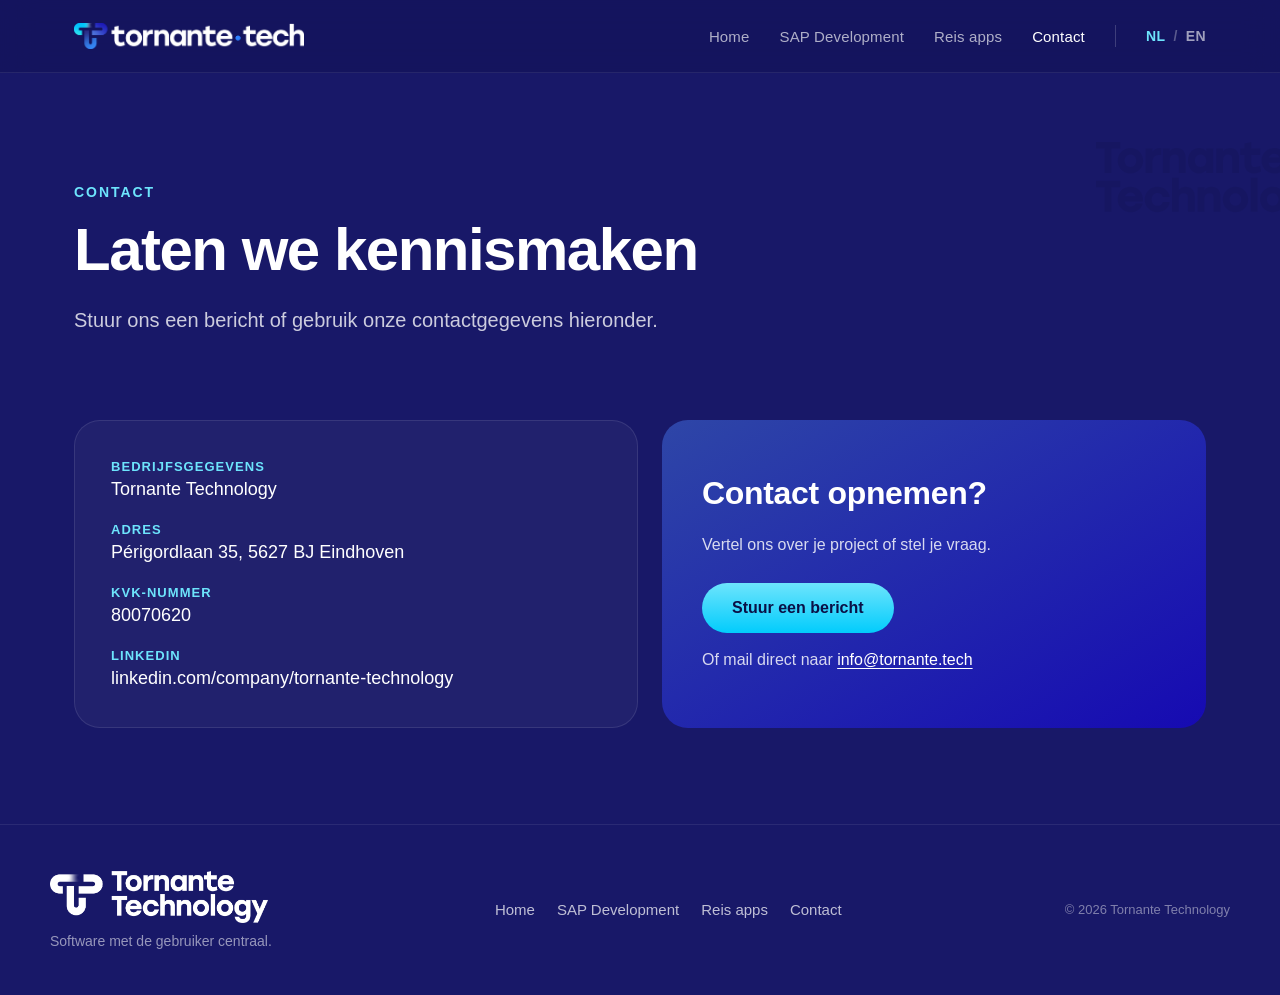
<file: contact/index.html>
<!DOCTYPE html>
<html lang="nl" data-alt-lang="en" data-alt-url="/en/contact/">
<head>
  <meta charset="utf-8">
  <meta name="viewport" content="width=device-width, initial-scale=1">
  <title>Tornante Technology — Laten we kennismaken</title>
  <meta name="description" content="Stuur ons een bericht of gebruik onze contactgegevens hieronder.">
  <link rel="icon" type="image/png" sizes="32x32" href="/assets/favicon-32.png">
  <link rel="icon" type="image/png" sizes="16x16" href="/assets/favicon-16.png">
  <link rel="apple-touch-icon" sizes="180x180" href="/assets/apple-touch-icon.png">
  <link rel="stylesheet" href="/css/site.css">
  <link rel="canonical" href="https://tornante.tech/contact/">
  <link rel="alternate" hreflang="nl" href="https://tornante.tech/contact/">
  <link rel="alternate" hreflang="en" href="https://tornante.tech/en/contact/">
  <link rel="alternate" hreflang="x-default" href="https://tornante.tech/contact/">
  <script>
    // Returning visitors keep their chosen language (stored as tt_lang).
    (function () {
      try {
        var l = localStorage.getItem("tt_lang");
        if (l !== "nl" && l !== "en") return;
        var d = document.documentElement;
        if (l !== d.getAttribute("lang")) {
          location.replace(d.getAttribute("data-alt-url"));
        }
      } catch (e) {}
    })();
  </script>
</head>
<body>

<header class="site-header">
  <div class="header-bar">
    <a href="/" class="header-logo" aria-label="Tornante Technology — Home">
      <img src="/assets/logo-white.png" alt="Tornante Technology">
    </a>
    <nav class="header-nav" aria-label="Hoofdnavigatie">
      <a href="/" class="nav-link">Home</a>
      <a href="/sap/" class="nav-link">SAP Development</a>
      <a href="/reis-apps/" class="nav-link">Reis apps</a>
      <a href="/contact/" class="nav-link is-active">Contact</a>
      <span class="header-divider"></span>
      <span class="lang-switch">
        <a href="/contact/" data-set-lang="nl" class="is-active" lang="nl" hreflang="nl">NL</a>
        <span class="sep">/</span>
        <a href="/en/contact/" data-set-lang="en" class="" lang="en" hreflang="en">EN</a>
      </span>
    </nav>
    <button class="menu-toggle" aria-label="Menu" aria-expanded="false" aria-controls="mobile-menu">
      <span></span>
      <span></span>
      <span></span>
    </button>
  </div>
  <nav class="mobile-menu" id="mobile-menu" aria-label="Mobiel menu">
    <a href="/" class="nav-link">Home</a>
    <a href="/sap/" class="nav-link">SAP Development</a>
    <a href="/reis-apps/" class="nav-link">Reis apps</a>
    <a href="/contact/" class="nav-link is-active">Contact</a>
    <span class="lang-switch">
      <a href="/contact/" data-set-lang="nl" class="is-active" lang="nl" hreflang="nl">NL</a>
      <span class="sep">/</span>
      <a href="/en/contact/" data-set-lang="en" class="" lang="en" hreflang="en">EN</a>
    </span>
  </nav>
</header>

<main>
<section class="page-hero">
  
  <img src="/assets/symbol.svg" alt="" class="hero-mark-side">
  
  <div class="page-hero-inner">
    <p class="kicker">Contact</p>
    <h1>Laten we kennismaken</h1>
    <p class="intro">Stuur ons een bericht of gebruik onze contactgegevens hieronder.</p>
  </div>
</section>

<section class="contact-section">
  <div class="contact-cols">
    <div class="contact-details">
      <div class="contact-row">
        <span class="contact-label">Bedrijfsgegevens</span>
        <span class="contact-value">Tornante Technology</span>
      </div>
      <div class="contact-row">
        <span class="contact-label">Adres</span>
        <span class="contact-value">Périgordlaan 35, 5627 BJ Eindhoven</span>
      </div>
      <div class="contact-row">
        <span class="contact-label">KvK-nummer</span>
        <span class="contact-value">80070620</span>
      </div>
      <div class="contact-row">
        <span class="contact-label">LinkedIn</span>
        <a href="https://www.linkedin.com/company/tornante-technology" class="contact-value" rel="noopener">linkedin.com/company/tornante-technology</a>
      </div>
    </div>
    <div class="contact-card">
      <h2>Contact opnemen?</h2>
      <p>Vertel ons over je project of stel je vraag.</p>
      <div class="card-action">
        <a href="mailto:info@tornante.tech" class="btn btn-primary">Stuur een bericht</a>
        <p class="card-email">Of mail direct naar <a href="mailto:info@tornante.tech">info@tornante.tech</a></p>
      </div>
    </div>
  </div>
</section>


  <footer class="site-footer">
    <div class="footer-inner">
      <div class="footer-brand">
        <img src="/assets/lockup-color.png" alt="Tornante Technology">
        <span class="footer-tagline">Software met de gebruiker centraal.</span>
      </div>
      <nav class="footer-nav" aria-label="Voetnavigatie">
        <a href="/">Home</a>
        <a href="/sap/">SAP Development</a>
        <a href="/reis-apps/">Reis apps</a>
        <a href="/contact/">Contact</a>
      </nav>
      <span class="footer-copy">© 2026 Tornante Technology</span>
    </div>
  </footer>
</main>

<script>
  (function () {
    var btn = document.querySelector(".menu-toggle");
    var menu = document.getElementById("mobile-menu");
    if (btn && menu) {
      btn.addEventListener("click", function () {
        var open = menu.classList.toggle("is-open");
        btn.setAttribute("aria-expanded", open ? "true" : "false");
      });
    }
    var links = document.querySelectorAll("[data-set-lang]");
    for (var i = 0; i < links.length; i++) {
      links[i].addEventListener("click", function () {
        try { localStorage.setItem("tt_lang", this.getAttribute("data-set-lang")); } catch (e) {}
      });
    }
  })();
</script>
</body>
</html>
</file>
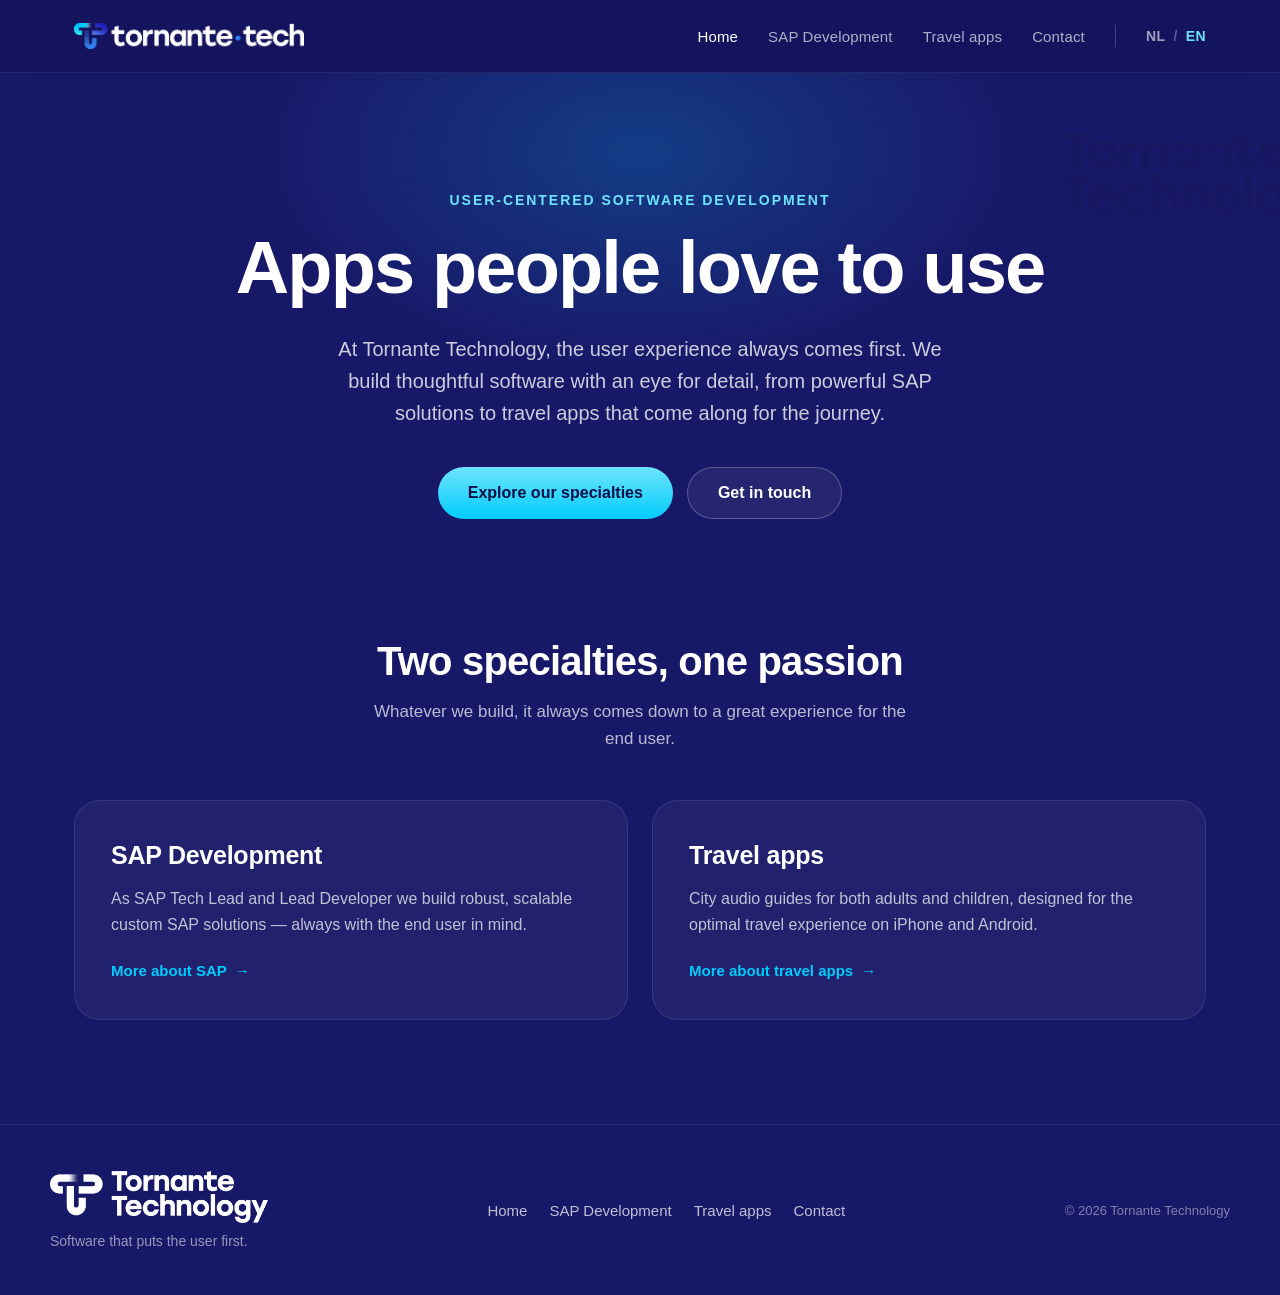
<file: en/index.html>
<!DOCTYPE html>
<html lang="en" data-alt-lang="nl" data-alt-url="/">
<head>
  <meta charset="utf-8">
  <meta name="viewport" content="width=device-width, initial-scale=1">
  <title>Tornante Technology — Apps people love to use</title>
  <meta name="description" content="At Tornante Technology, the user experience always comes first. We build thoughtful software with an eye for detail, from powerful SAP solutions to travel apps that come along for the journey.">
  <link rel="icon" type="image/png" sizes="32x32" href="/assets/favicon-32.png">
  <link rel="icon" type="image/png" sizes="16x16" href="/assets/favicon-16.png">
  <link rel="apple-touch-icon" sizes="180x180" href="/assets/apple-touch-icon.png">
  <link rel="stylesheet" href="/css/site.css">
  <link rel="canonical" href="https://tornante.tech/en/">
  <link rel="alternate" hreflang="nl" href="https://tornante.tech/">
  <link rel="alternate" hreflang="en" href="https://tornante.tech/en/">
  <link rel="alternate" hreflang="x-default" href="https://tornante.tech/">
  <script>
    // Returning visitors keep their chosen language (stored as tt_lang).
    (function () {
      try {
        var l = localStorage.getItem("tt_lang");
        if (l !== "nl" && l !== "en") return;
        var d = document.documentElement;
        if (l !== d.getAttribute("lang")) {
          location.replace(d.getAttribute("data-alt-url"));
        }
      } catch (e) {}
    })();
  </script>
</head>
<body>

<header class="site-header">
  <div class="header-bar">
    <a href="/en/" class="header-logo" aria-label="Tornante Technology — Home">
      <img src="/assets/logo-white.png" alt="Tornante Technology">
    </a>
    <nav class="header-nav" aria-label="Main navigation">
      <a href="/en/" class="nav-link is-active">Home</a>
      <a href="/en/sap/" class="nav-link">SAP Development</a>
      <a href="/en/travel/" class="nav-link">Travel apps</a>
      <a href="/en/contact/" class="nav-link">Contact</a>
      <span class="header-divider"></span>
      <span class="lang-switch">
        <a href="/" data-set-lang="nl" class="" lang="nl" hreflang="nl">NL</a>
        <span class="sep">/</span>
        <a href="/en/" data-set-lang="en" class="is-active" lang="en" hreflang="en">EN</a>
      </span>
    </nav>
    <button class="menu-toggle" aria-label="Menu" aria-expanded="false" aria-controls="mobile-menu">
      <span></span>
      <span></span>
      <span></span>
    </button>
  </div>
  <nav class="mobile-menu" id="mobile-menu" aria-label="Mobile menu">
    <a href="/en/" class="nav-link is-active">Home</a>
    <a href="/en/sap/" class="nav-link">SAP Development</a>
    <a href="/en/travel/" class="nav-link">Travel apps</a>
    <a href="/en/contact/" class="nav-link">Contact</a>
    <span class="lang-switch">
      <a href="/" data-set-lang="nl" class="" lang="nl" hreflang="nl">NL</a>
      <span class="sep">/</span>
      <a href="/en/" data-set-lang="en" class="is-active" lang="en" hreflang="en">EN</a>
    </span>
  </nav>
</header>

<main>

<section class="hero-a">
  <span class="hero-glow"></span>
  
  <img src="/assets/symbol.svg" alt="" class="hero-mark hero-mark-tr">
  <img src="/assets/symbol.svg" alt="" class="hero-mark hero-mark-bl">
  
  <div class="hero-inner">
    <p class="kicker">User-centered software development</p>
    <h1>Apps people love to use</h1>
    <p class="hero-sub">At Tornante Technology, the user experience always comes first. We build thoughtful software with an eye for detail, from powerful SAP solutions to travel apps that come along for the journey.</p>
    <div class="hero-ctas">
      <a href="#specialities" class="btn btn-primary">Explore our specialties</a>
      <a href="/en/contact/" class="btn btn-secondary">Get in touch</a>
    </div>
  </div>
</section>


<section id="specialities" class="specs">
  <h2>Two specialties, one passion</h2>
  <p class="specs-sub">Whatever we build, it always comes down to a great experience for the end user.</p>
  <div class="card-grid">
    
    <a href="/en/sap/" class="spec-card">
      <h3>SAP Development</h3>
      <p>As SAP Tech Lead and Lead Developer we build robust, scalable custom SAP solutions — always with the end user in mind.</p>
      <span class="spec-link">More about SAP <span aria-hidden="true">→</span></span>
    </a>
    
    <a href="/en/travel/" class="spec-card">
      <h3>Travel apps</h3>
      <p>City audio guides for both adults and children, designed for the optimal travel experience on iPhone and Android.</p>
      <span class="spec-link">More about travel apps <span aria-hidden="true">→</span></span>
    </a>
    
  </div>
</section>


  <footer class="site-footer">
    <div class="footer-inner">
      <div class="footer-brand">
        <img src="/assets/lockup-color.png" alt="Tornante Technology">
        <span class="footer-tagline">Software that puts the user first.</span>
      </div>
      <nav class="footer-nav" aria-label="Footer navigation">
        <a href="/en/">Home</a>
        <a href="/en/sap/">SAP Development</a>
        <a href="/en/travel/">Travel apps</a>
        <a href="/en/contact/">Contact</a>
      </nav>
      <span class="footer-copy">© 2026 Tornante Technology</span>
    </div>
  </footer>
</main>

<script>
  (function () {
    var btn = document.querySelector(".menu-toggle");
    var menu = document.getElementById("mobile-menu");
    if (btn && menu) {
      btn.addEventListener("click", function () {
        var open = menu.classList.toggle("is-open");
        btn.setAttribute("aria-expanded", open ? "true" : "false");
      });
    }
    var links = document.querySelectorAll("[data-set-lang]");
    for (var i = 0; i < links.length; i++) {
      links[i].addEventListener("click", function () {
        try { localStorage.setItem("tt_lang", this.getAttribute("data-set-lang")); } catch (e) {}
      });
    }
  })();
</script>
</body>
</html>
</file>
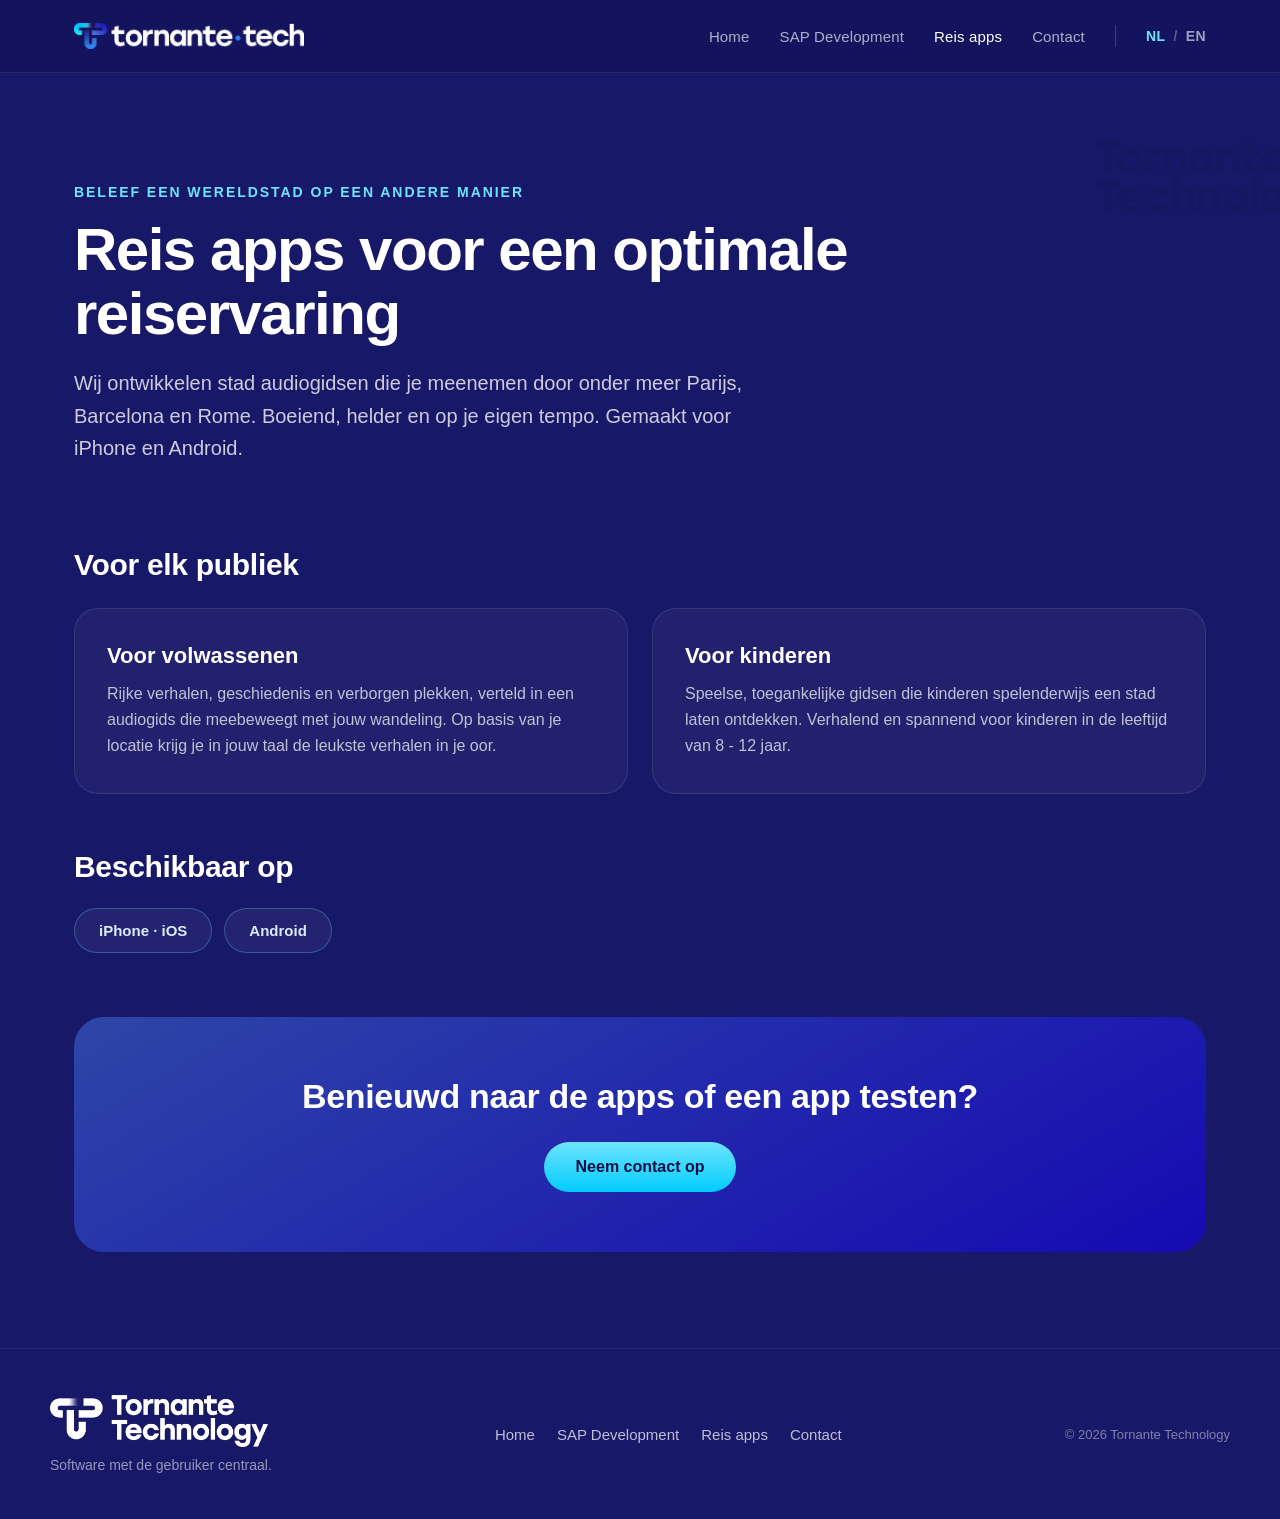
<file: reis-apps/index.html>
<!DOCTYPE html>
<html lang="nl" data-alt-lang="en" data-alt-url="/en/travel/">
<head>
  <meta charset="utf-8">
  <meta name="viewport" content="width=device-width, initial-scale=1">
  <title>Tornante Technology — Reis apps voor een optimale reiservaring</title>
  <meta name="description" content="Wij ontwikkelen stad audiogidsen die je meenemen door onder meer Parijs, Barcelona en Rome. Boeiend, helder en op je eigen tempo. Gemaakt voor iPhone en Android.">
  <link rel="icon" type="image/png" sizes="32x32" href="/assets/favicon-32.png">
  <link rel="icon" type="image/png" sizes="16x16" href="/assets/favicon-16.png">
  <link rel="apple-touch-icon" sizes="180x180" href="/assets/apple-touch-icon.png">
  <link rel="stylesheet" href="/css/site.css">
  <link rel="canonical" href="https://tornante.tech/reis-apps/">
  <link rel="alternate" hreflang="nl" href="https://tornante.tech/reis-apps/">
  <link rel="alternate" hreflang="en" href="https://tornante.tech/en/travel/">
  <link rel="alternate" hreflang="x-default" href="https://tornante.tech/reis-apps/">
  <script>
    // Returning visitors keep their chosen language (stored as tt_lang).
    (function () {
      try {
        var l = localStorage.getItem("tt_lang");
        if (l !== "nl" && l !== "en") return;
        var d = document.documentElement;
        if (l !== d.getAttribute("lang")) {
          location.replace(d.getAttribute("data-alt-url"));
        }
      } catch (e) {}
    })();
  </script>
</head>
<body>

<header class="site-header">
  <div class="header-bar">
    <a href="/" class="header-logo" aria-label="Tornante Technology — Home">
      <img src="/assets/logo-white.png" alt="Tornante Technology">
    </a>
    <nav class="header-nav" aria-label="Hoofdnavigatie">
      <a href="/" class="nav-link">Home</a>
      <a href="/sap/" class="nav-link">SAP Development</a>
      <a href="/reis-apps/" class="nav-link is-active">Reis apps</a>
      <a href="/contact/" class="nav-link">Contact</a>
      <span class="header-divider"></span>
      <span class="lang-switch">
        <a href="/reis-apps/" data-set-lang="nl" class="is-active" lang="nl" hreflang="nl">NL</a>
        <span class="sep">/</span>
        <a href="/en/travel/" data-set-lang="en" class="" lang="en" hreflang="en">EN</a>
      </span>
    </nav>
    <button class="menu-toggle" aria-label="Menu" aria-expanded="false" aria-controls="mobile-menu">
      <span></span>
      <span></span>
      <span></span>
    </button>
  </div>
  <nav class="mobile-menu" id="mobile-menu" aria-label="Mobiel menu">
    <a href="/" class="nav-link">Home</a>
    <a href="/sap/" class="nav-link">SAP Development</a>
    <a href="/reis-apps/" class="nav-link is-active">Reis apps</a>
    <a href="/contact/" class="nav-link">Contact</a>
    <span class="lang-switch">
      <a href="/reis-apps/" data-set-lang="nl" class="is-active" lang="nl" hreflang="nl">NL</a>
      <span class="sep">/</span>
      <a href="/en/travel/" data-set-lang="en" class="" lang="en" hreflang="en">EN</a>
    </span>
  </nav>
</header>

<main>

<section class="page-hero">
  
  <img src="/assets/symbol.svg" alt="" class="hero-mark-side">
  
  <div class="page-hero-inner">
    <p class="kicker">Beleef een wereldstad op een andere manier</p>
    <h1>Reis apps voor een optimale reiservaring</h1>
    <p class="intro">Wij ontwikkelen stad audiogidsen die je meenemen door onder meer Parijs, Barcelona en Rome. Boeiend, helder en op je eigen tempo. Gemaakt voor iPhone en Android.</p>
  </div>
</section>

<section class="section">
  <h2>Voor elk publiek</h2>
  <div class="card-grid">
    
    <div class="info-card">
      <h3>Voor volwassenen</h3>
      <p>Rijke verhalen, geschiedenis en verborgen plekken, verteld in een audiogids die meebeweegt met jouw wandeling. Op basis van je locatie krijg je in jouw taal de leukste verhalen in je oor.</p>
    </div>
    
    <div class="info-card">
      <h3>Voor kinderen</h3>
      <p>Speelse, toegankelijke gidsen die kinderen spelenderwijs een stad laten ontdekken. Verhalend en spannend voor kinderen in de leeftijd van 8 - 12 jaar.</p>
    </div>
    
  </div>
</section>

<section class="chips-section">
  <h2>Beschikbaar op</h2>
  <div class="chips">
    
    <span class="chip chip-strong">iPhone · iOS</span>
    
    <span class="chip chip-strong">Android</span>
    
  </div>
</section>

<section class="cta-section">
  <div class="cta-panel">
    <h2>Benieuwd naar de apps of een app testen?</h2>
    <a href="/contact/" class="btn btn-primary">Neem contact op</a>
  </div>
</section>



  <footer class="site-footer">
    <div class="footer-inner">
      <div class="footer-brand">
        <img src="/assets/lockup-color.png" alt="Tornante Technology">
        <span class="footer-tagline">Software met de gebruiker centraal.</span>
      </div>
      <nav class="footer-nav" aria-label="Voetnavigatie">
        <a href="/">Home</a>
        <a href="/sap/">SAP Development</a>
        <a href="/reis-apps/">Reis apps</a>
        <a href="/contact/">Contact</a>
      </nav>
      <span class="footer-copy">© 2026 Tornante Technology</span>
    </div>
  </footer>
</main>

<script>
  (function () {
    var btn = document.querySelector(".menu-toggle");
    var menu = document.getElementById("mobile-menu");
    if (btn && menu) {
      btn.addEventListener("click", function () {
        var open = menu.classList.toggle("is-open");
        btn.setAttribute("aria-expanded", open ? "true" : "false");
      });
    }
    var links = document.querySelectorAll("[data-set-lang]");
    for (var i = 0; i < links.length; i++) {
      links[i].addEventListener("click", function () {
        try { localStorage.setItem("tt_lang", this.getAttribute("data-set-lang")); } catch (e) {}
      });
    }
  })();
</script>
</body>
</html>
</file>
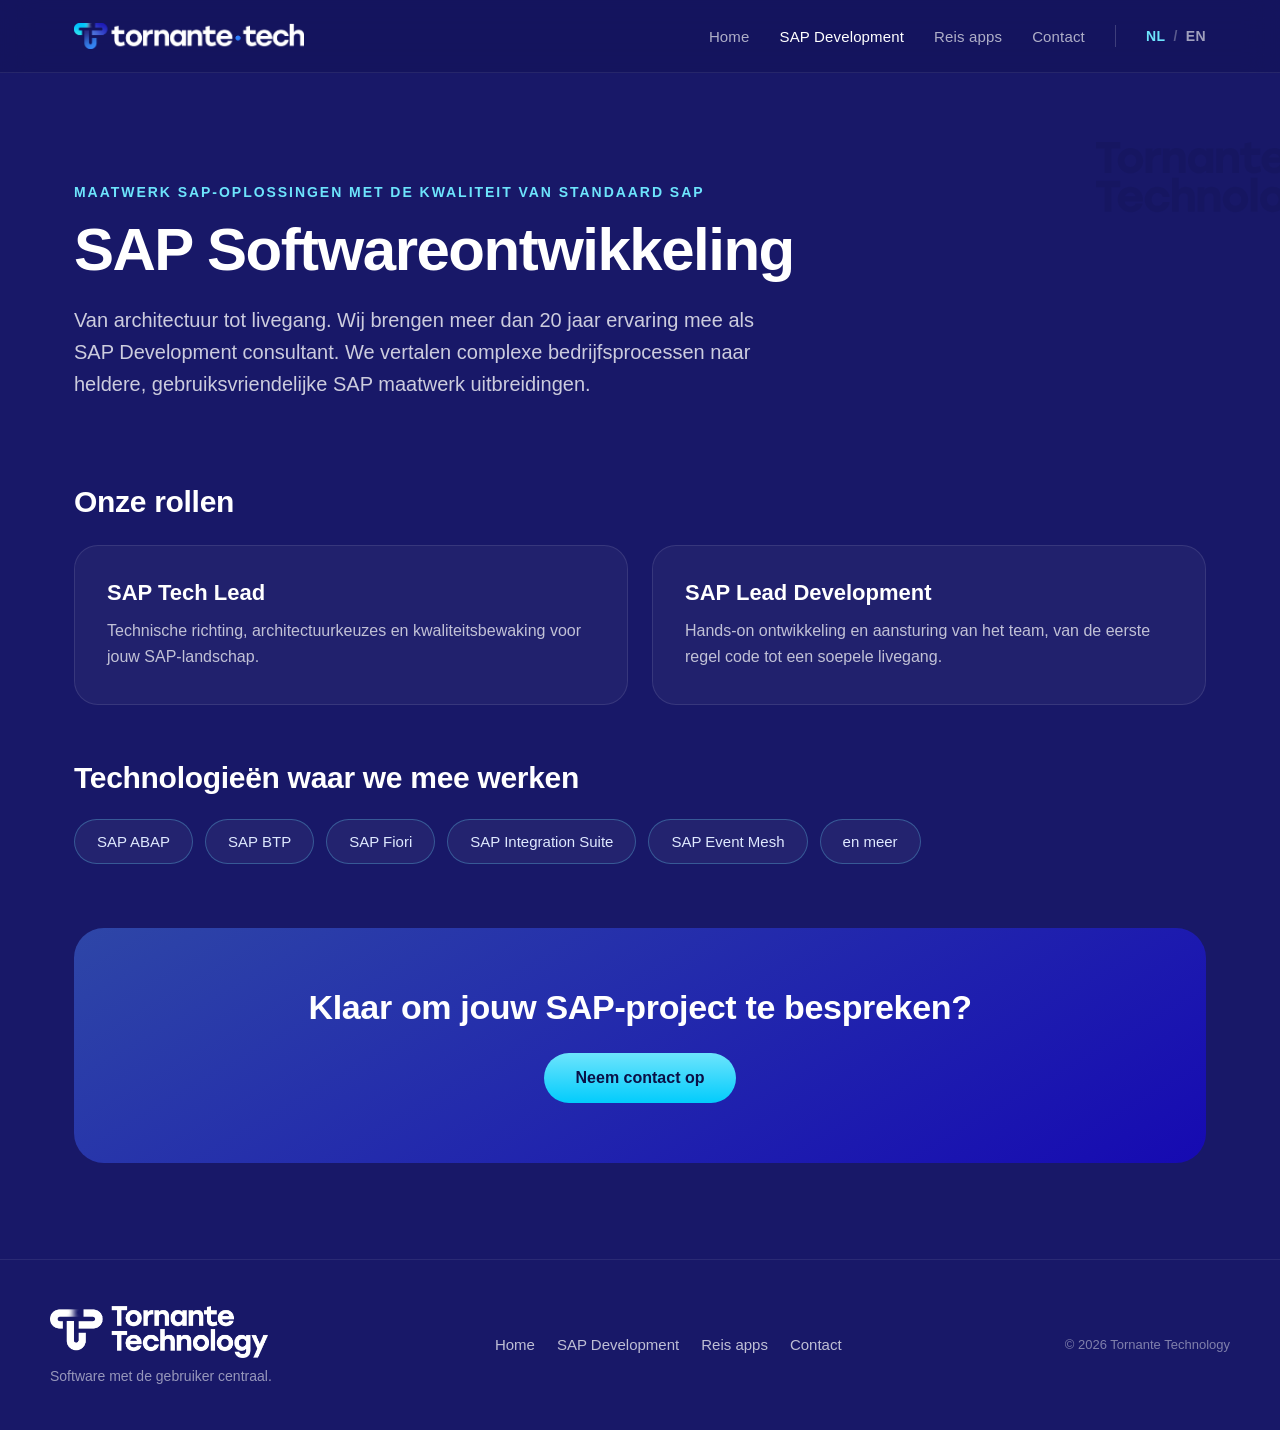
<file: sap/index.html>
<!DOCTYPE html>
<html lang="nl" data-alt-lang="en" data-alt-url="/en/sap/">
<head>
  <meta charset="utf-8">
  <meta name="viewport" content="width=device-width, initial-scale=1">
  <title>Tornante Technology — SAP Softwareontwikkeling</title>
  <meta name="description" content="Van architectuur tot livegang. Wij brengen meer dan 20 jaar ervaring mee als SAP Development consultant. We vertalen complexe bedrijfsprocessen naar heldere, gebruiksvriendelijke SAP maatwerk uitbreidingen.">
  <link rel="icon" type="image/png" sizes="32x32" href="/assets/favicon-32.png">
  <link rel="icon" type="image/png" sizes="16x16" href="/assets/favicon-16.png">
  <link rel="apple-touch-icon" sizes="180x180" href="/assets/apple-touch-icon.png">
  <link rel="stylesheet" href="/css/site.css">
  <link rel="canonical" href="https://tornante.tech/sap/">
  <link rel="alternate" hreflang="nl" href="https://tornante.tech/sap/">
  <link rel="alternate" hreflang="en" href="https://tornante.tech/en/sap/">
  <link rel="alternate" hreflang="x-default" href="https://tornante.tech/sap/">
  <script>
    // Returning visitors keep their chosen language (stored as tt_lang).
    (function () {
      try {
        var l = localStorage.getItem("tt_lang");
        if (l !== "nl" && l !== "en") return;
        var d = document.documentElement;
        if (l !== d.getAttribute("lang")) {
          location.replace(d.getAttribute("data-alt-url"));
        }
      } catch (e) {}
    })();
  </script>
</head>
<body>

<header class="site-header">
  <div class="header-bar">
    <a href="/" class="header-logo" aria-label="Tornante Technology — Home">
      <img src="/assets/logo-white.png" alt="Tornante Technology">
    </a>
    <nav class="header-nav" aria-label="Hoofdnavigatie">
      <a href="/" class="nav-link">Home</a>
      <a href="/sap/" class="nav-link is-active">SAP Development</a>
      <a href="/reis-apps/" class="nav-link">Reis apps</a>
      <a href="/contact/" class="nav-link">Contact</a>
      <span class="header-divider"></span>
      <span class="lang-switch">
        <a href="/sap/" data-set-lang="nl" class="is-active" lang="nl" hreflang="nl">NL</a>
        <span class="sep">/</span>
        <a href="/en/sap/" data-set-lang="en" class="" lang="en" hreflang="en">EN</a>
      </span>
    </nav>
    <button class="menu-toggle" aria-label="Menu" aria-expanded="false" aria-controls="mobile-menu">
      <span></span>
      <span></span>
      <span></span>
    </button>
  </div>
  <nav class="mobile-menu" id="mobile-menu" aria-label="Mobiel menu">
    <a href="/" class="nav-link">Home</a>
    <a href="/sap/" class="nav-link is-active">SAP Development</a>
    <a href="/reis-apps/" class="nav-link">Reis apps</a>
    <a href="/contact/" class="nav-link">Contact</a>
    <span class="lang-switch">
      <a href="/sap/" data-set-lang="nl" class="is-active" lang="nl" hreflang="nl">NL</a>
      <span class="sep">/</span>
      <a href="/en/sap/" data-set-lang="en" class="" lang="en" hreflang="en">EN</a>
    </span>
  </nav>
</header>

<main>

<section class="page-hero">
  
  <img src="/assets/symbol.svg" alt="" class="hero-mark-side">
  
  <div class="page-hero-inner">
    <p class="kicker">Maatwerk SAP-oplossingen met de kwaliteit van standaard SAP</p>
    <h1>SAP Softwareontwikkeling</h1>
    <p class="intro">Van architectuur tot livegang. Wij brengen meer dan 20 jaar ervaring mee als SAP Development consultant. We vertalen complexe bedrijfsprocessen naar heldere, gebruiksvriendelijke SAP maatwerk uitbreidingen.</p>
  </div>
</section>

<section class="section">
  <h2>Onze rollen</h2>
  <div class="card-grid">
    
    <div class="info-card">
      <h3>SAP Tech Lead</h3>
      <p>Technische richting, architectuurkeuzes en kwaliteitsbewaking voor jouw SAP-landschap.</p>
    </div>
    
    <div class="info-card">
      <h3>SAP Lead Development</h3>
      <p>Hands-on ontwikkeling en aansturing van het team, van de eerste regel code tot een soepele livegang.</p>
    </div>
    
  </div>
</section>

<section class="chips-section">
  <h2>Technologieën waar we mee werken</h2>
  <div class="chips">
    
    <span class="chip">SAP ABAP</span>
    
    <span class="chip">SAP BTP</span>
    
    <span class="chip">SAP Fiori</span>
    
    <span class="chip">SAP Integration Suite</span>
    
    <span class="chip">SAP Event Mesh</span>
    
    <span class="chip">en meer</span>
    
  </div>
</section>

<section class="cta-section">
  <div class="cta-panel">
    <h2>Klaar om jouw SAP-project te bespreken?</h2>
    <a href="/contact/" class="btn btn-primary">Neem contact op</a>
  </div>
</section>



  <footer class="site-footer">
    <div class="footer-inner">
      <div class="footer-brand">
        <img src="/assets/lockup-color.png" alt="Tornante Technology">
        <span class="footer-tagline">Software met de gebruiker centraal.</span>
      </div>
      <nav class="footer-nav" aria-label="Voetnavigatie">
        <a href="/">Home</a>
        <a href="/sap/">SAP Development</a>
        <a href="/reis-apps/">Reis apps</a>
        <a href="/contact/">Contact</a>
      </nav>
      <span class="footer-copy">© 2026 Tornante Technology</span>
    </div>
  </footer>
</main>

<script>
  (function () {
    var btn = document.querySelector(".menu-toggle");
    var menu = document.getElementById("mobile-menu");
    if (btn && menu) {
      btn.addEventListener("click", function () {
        var open = menu.classList.toggle("is-open");
        btn.setAttribute("aria-expanded", open ? "true" : "false");
      });
    }
    var links = document.querySelectorAll("[data-set-lang]");
    for (var i = 0; i < links.length; i++) {
      links[i].addEventListener("click", function () {
        try { localStorage.setItem("tt_lang", this.getAttribute("data-set-lang")); } catch (e) {}
      });
    }
  })();
</script>
</body>
</html>
</file>
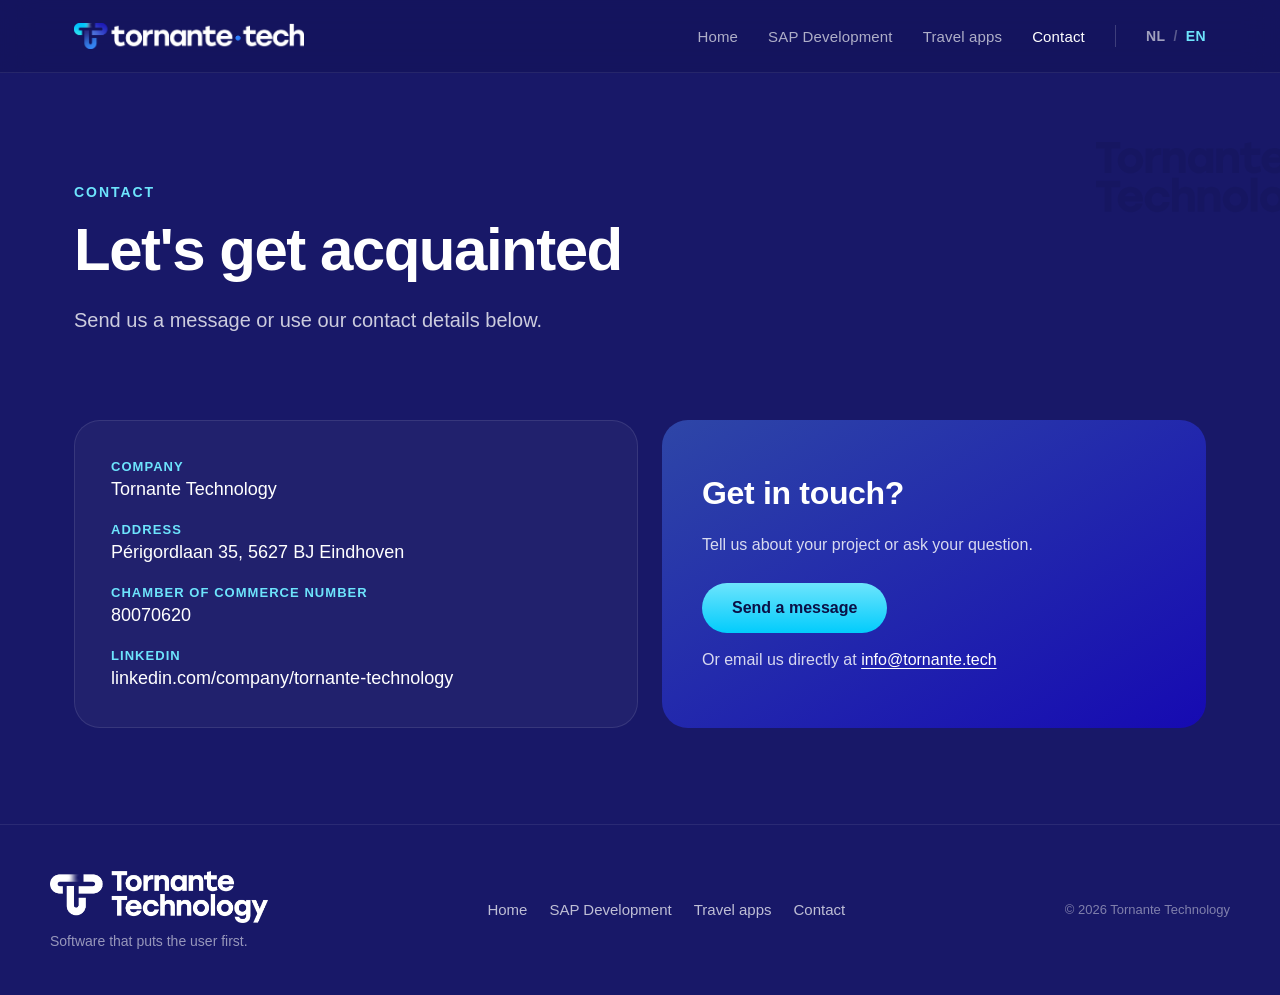
<file: en/contact/index.html>
<!DOCTYPE html>
<html lang="en" data-alt-lang="nl" data-alt-url="/contact/">
<head>
  <meta charset="utf-8">
  <meta name="viewport" content="width=device-width, initial-scale=1">
  <title>Tornante Technology — Let&amp;#39;s get acquainted</title>
  <meta name="description" content="Send us a message or use our contact details below.">
  <link rel="icon" type="image/png" sizes="32x32" href="/assets/favicon-32.png">
  <link rel="icon" type="image/png" sizes="16x16" href="/assets/favicon-16.png">
  <link rel="apple-touch-icon" sizes="180x180" href="/assets/apple-touch-icon.png">
  <link rel="stylesheet" href="/css/site.css">
  <link rel="canonical" href="https://tornante.tech/en/contact/">
  <link rel="alternate" hreflang="nl" href="https://tornante.tech/contact/">
  <link rel="alternate" hreflang="en" href="https://tornante.tech/en/contact/">
  <link rel="alternate" hreflang="x-default" href="https://tornante.tech/contact/">
  <script>
    // Returning visitors keep their chosen language (stored as tt_lang).
    (function () {
      try {
        var l = localStorage.getItem("tt_lang");
        if (l !== "nl" && l !== "en") return;
        var d = document.documentElement;
        if (l !== d.getAttribute("lang")) {
          location.replace(d.getAttribute("data-alt-url"));
        }
      } catch (e) {}
    })();
  </script>
</head>
<body>

<header class="site-header">
  <div class="header-bar">
    <a href="/en/" class="header-logo" aria-label="Tornante Technology — Home">
      <img src="/assets/logo-white.png" alt="Tornante Technology">
    </a>
    <nav class="header-nav" aria-label="Main navigation">
      <a href="/en/" class="nav-link">Home</a>
      <a href="/en/sap/" class="nav-link">SAP Development</a>
      <a href="/en/travel/" class="nav-link">Travel apps</a>
      <a href="/en/contact/" class="nav-link is-active">Contact</a>
      <span class="header-divider"></span>
      <span class="lang-switch">
        <a href="/contact/" data-set-lang="nl" class="" lang="nl" hreflang="nl">NL</a>
        <span class="sep">/</span>
        <a href="/en/contact/" data-set-lang="en" class="is-active" lang="en" hreflang="en">EN</a>
      </span>
    </nav>
    <button class="menu-toggle" aria-label="Menu" aria-expanded="false" aria-controls="mobile-menu">
      <span></span>
      <span></span>
      <span></span>
    </button>
  </div>
  <nav class="mobile-menu" id="mobile-menu" aria-label="Mobile menu">
    <a href="/en/" class="nav-link">Home</a>
    <a href="/en/sap/" class="nav-link">SAP Development</a>
    <a href="/en/travel/" class="nav-link">Travel apps</a>
    <a href="/en/contact/" class="nav-link is-active">Contact</a>
    <span class="lang-switch">
      <a href="/contact/" data-set-lang="nl" class="" lang="nl" hreflang="nl">NL</a>
      <span class="sep">/</span>
      <a href="/en/contact/" data-set-lang="en" class="is-active" lang="en" hreflang="en">EN</a>
    </span>
  </nav>
</header>

<main>
<section class="page-hero">
  
  <img src="/assets/symbol.svg" alt="" class="hero-mark-side">
  
  <div class="page-hero-inner">
    <p class="kicker">Contact</p>
    <h1>Let&#39;s get acquainted</h1>
    <p class="intro">Send us a message or use our contact details below.</p>
  </div>
</section>

<section class="contact-section">
  <div class="contact-cols">
    <div class="contact-details">
      <div class="contact-row">
        <span class="contact-label">Company</span>
        <span class="contact-value">Tornante Technology</span>
      </div>
      <div class="contact-row">
        <span class="contact-label">Address</span>
        <span class="contact-value">Périgordlaan 35, 5627 BJ Eindhoven</span>
      </div>
      <div class="contact-row">
        <span class="contact-label">Chamber of Commerce number</span>
        <span class="contact-value">80070620</span>
      </div>
      <div class="contact-row">
        <span class="contact-label">LinkedIn</span>
        <a href="https://www.linkedin.com/company/tornante-technology" class="contact-value" rel="noopener">linkedin.com/company/tornante-technology</a>
      </div>
    </div>
    <div class="contact-card">
      <h2>Get in touch?</h2>
      <p>Tell us about your project or ask your question.</p>
      <div class="card-action">
        <a href="mailto:info@tornante.tech" class="btn btn-primary">Send a message</a>
        <p class="card-email">Or email us directly at <a href="mailto:info@tornante.tech">info@tornante.tech</a></p>
      </div>
    </div>
  </div>
</section>


  <footer class="site-footer">
    <div class="footer-inner">
      <div class="footer-brand">
        <img src="/assets/lockup-color.png" alt="Tornante Technology">
        <span class="footer-tagline">Software that puts the user first.</span>
      </div>
      <nav class="footer-nav" aria-label="Footer navigation">
        <a href="/en/">Home</a>
        <a href="/en/sap/">SAP Development</a>
        <a href="/en/travel/">Travel apps</a>
        <a href="/en/contact/">Contact</a>
      </nav>
      <span class="footer-copy">© 2026 Tornante Technology</span>
    </div>
  </footer>
</main>

<script>
  (function () {
    var btn = document.querySelector(".menu-toggle");
    var menu = document.getElementById("mobile-menu");
    if (btn && menu) {
      btn.addEventListener("click", function () {
        var open = menu.classList.toggle("is-open");
        btn.setAttribute("aria-expanded", open ? "true" : "false");
      });
    }
    var links = document.querySelectorAll("[data-set-lang]");
    for (var i = 0; i < links.length; i++) {
      links[i].addEventListener("click", function () {
        try { localStorage.setItem("tt_lang", this.getAttribute("data-set-lang")); } catch (e) {}
      });
    }
  })();
</script>
</body>
</html>
</file>
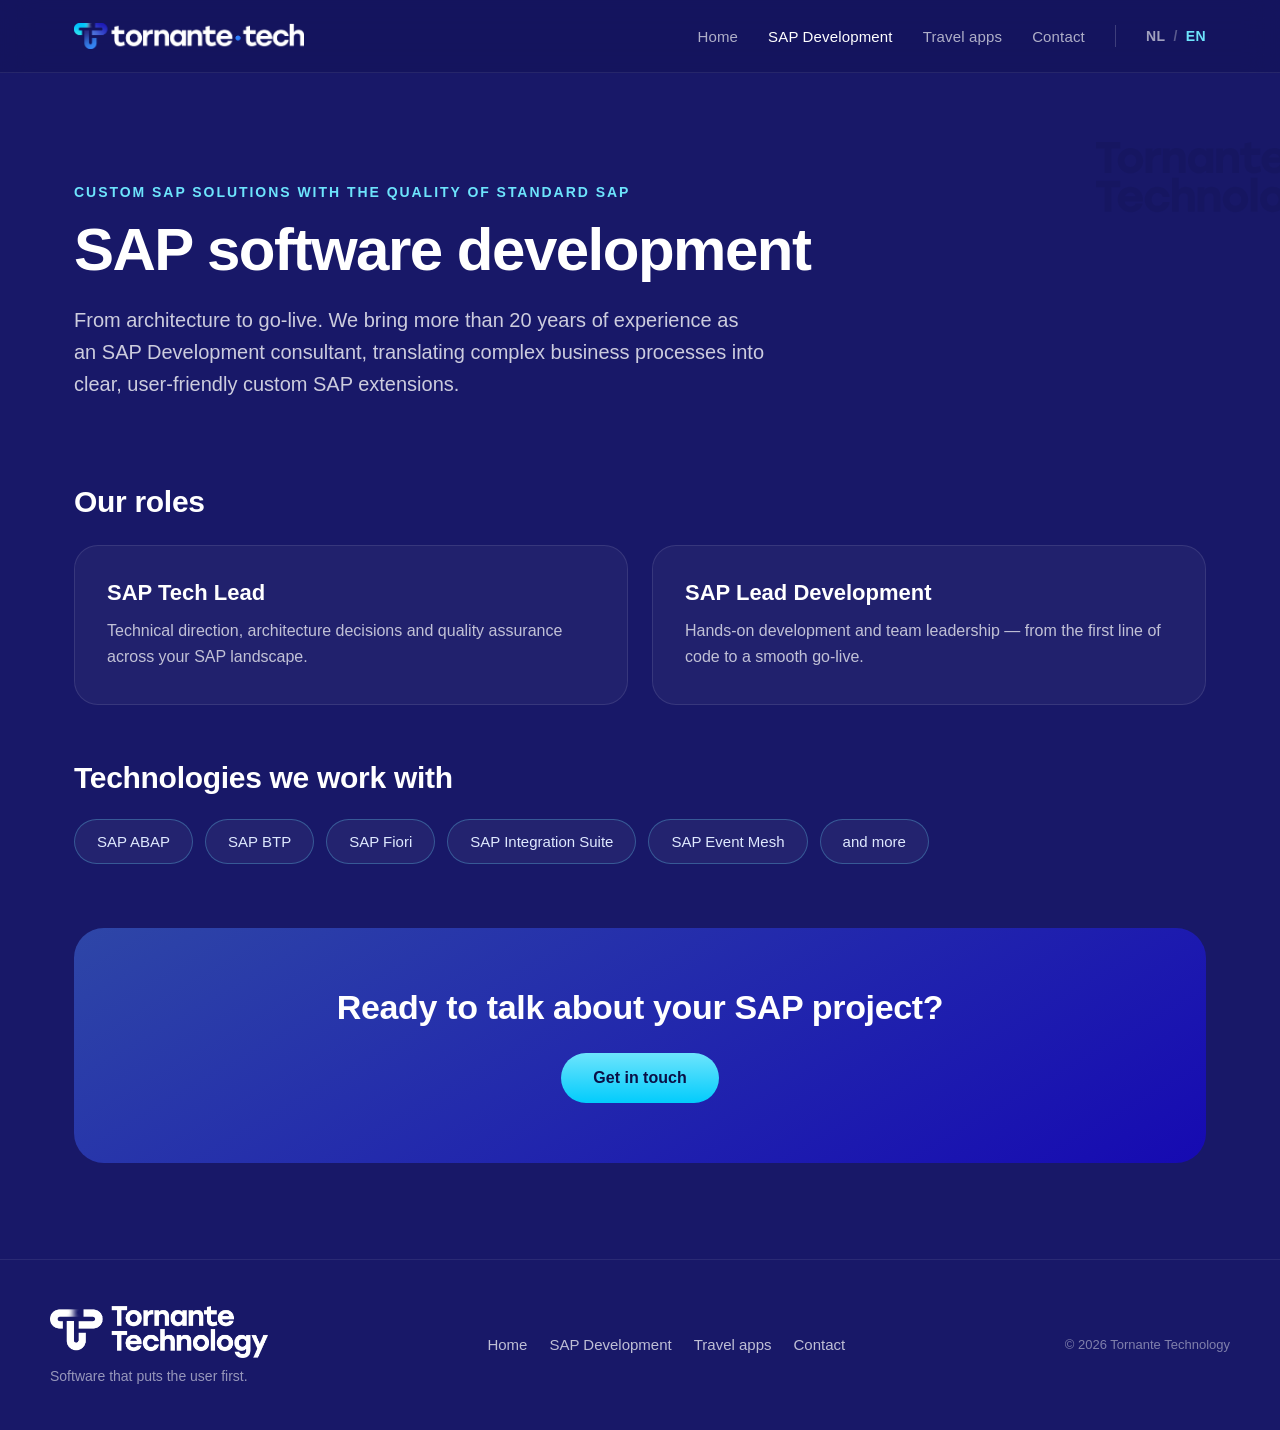
<file: en/sap/index.html>
<!DOCTYPE html>
<html lang="en" data-alt-lang="nl" data-alt-url="/sap/">
<head>
  <meta charset="utf-8">
  <meta name="viewport" content="width=device-width, initial-scale=1">
  <title>Tornante Technology — SAP software development</title>
  <meta name="description" content="From architecture to go-live. We bring more than 20 years of experience as an SAP Development consultant, translating complex business processes into clear, user-friendly custom SAP extensions.">
  <link rel="icon" type="image/png" sizes="32x32" href="/assets/favicon-32.png">
  <link rel="icon" type="image/png" sizes="16x16" href="/assets/favicon-16.png">
  <link rel="apple-touch-icon" sizes="180x180" href="/assets/apple-touch-icon.png">
  <link rel="stylesheet" href="/css/site.css">
  <link rel="canonical" href="https://tornante.tech/en/sap/">
  <link rel="alternate" hreflang="nl" href="https://tornante.tech/sap/">
  <link rel="alternate" hreflang="en" href="https://tornante.tech/en/sap/">
  <link rel="alternate" hreflang="x-default" href="https://tornante.tech/sap/">
  <script>
    // Returning visitors keep their chosen language (stored as tt_lang).
    (function () {
      try {
        var l = localStorage.getItem("tt_lang");
        if (l !== "nl" && l !== "en") return;
        var d = document.documentElement;
        if (l !== d.getAttribute("lang")) {
          location.replace(d.getAttribute("data-alt-url"));
        }
      } catch (e) {}
    })();
  </script>
</head>
<body>

<header class="site-header">
  <div class="header-bar">
    <a href="/en/" class="header-logo" aria-label="Tornante Technology — Home">
      <img src="/assets/logo-white.png" alt="Tornante Technology">
    </a>
    <nav class="header-nav" aria-label="Main navigation">
      <a href="/en/" class="nav-link">Home</a>
      <a href="/en/sap/" class="nav-link is-active">SAP Development</a>
      <a href="/en/travel/" class="nav-link">Travel apps</a>
      <a href="/en/contact/" class="nav-link">Contact</a>
      <span class="header-divider"></span>
      <span class="lang-switch">
        <a href="/sap/" data-set-lang="nl" class="" lang="nl" hreflang="nl">NL</a>
        <span class="sep">/</span>
        <a href="/en/sap/" data-set-lang="en" class="is-active" lang="en" hreflang="en">EN</a>
      </span>
    </nav>
    <button class="menu-toggle" aria-label="Menu" aria-expanded="false" aria-controls="mobile-menu">
      <span></span>
      <span></span>
      <span></span>
    </button>
  </div>
  <nav class="mobile-menu" id="mobile-menu" aria-label="Mobile menu">
    <a href="/en/" class="nav-link">Home</a>
    <a href="/en/sap/" class="nav-link is-active">SAP Development</a>
    <a href="/en/travel/" class="nav-link">Travel apps</a>
    <a href="/en/contact/" class="nav-link">Contact</a>
    <span class="lang-switch">
      <a href="/sap/" data-set-lang="nl" class="" lang="nl" hreflang="nl">NL</a>
      <span class="sep">/</span>
      <a href="/en/sap/" data-set-lang="en" class="is-active" lang="en" hreflang="en">EN</a>
    </span>
  </nav>
</header>

<main>

<section class="page-hero">
  
  <img src="/assets/symbol.svg" alt="" class="hero-mark-side">
  
  <div class="page-hero-inner">
    <p class="kicker">Custom SAP solutions with the quality of standard SAP</p>
    <h1>SAP software development</h1>
    <p class="intro">From architecture to go-live. We bring more than 20 years of experience as an SAP Development consultant, translating complex business processes into clear, user-friendly custom SAP extensions.</p>
  </div>
</section>

<section class="section">
  <h2>Our roles</h2>
  <div class="card-grid">
    
    <div class="info-card">
      <h3>SAP Tech Lead</h3>
      <p>Technical direction, architecture decisions and quality assurance across your SAP landscape.</p>
    </div>
    
    <div class="info-card">
      <h3>SAP Lead Development</h3>
      <p>Hands-on development and team leadership — from the first line of code to a smooth go-live.</p>
    </div>
    
  </div>
</section>

<section class="chips-section">
  <h2>Technologies we work with</h2>
  <div class="chips">
    
    <span class="chip">SAP ABAP</span>
    
    <span class="chip">SAP BTP</span>
    
    <span class="chip">SAP Fiori</span>
    
    <span class="chip">SAP Integration Suite</span>
    
    <span class="chip">SAP Event Mesh</span>
    
    <span class="chip">and more</span>
    
  </div>
</section>

<section class="cta-section">
  <div class="cta-panel">
    <h2>Ready to talk about your SAP project?</h2>
    <a href="/en/contact/" class="btn btn-primary">Get in touch</a>
  </div>
</section>



  <footer class="site-footer">
    <div class="footer-inner">
      <div class="footer-brand">
        <img src="/assets/lockup-color.png" alt="Tornante Technology">
        <span class="footer-tagline">Software that puts the user first.</span>
      </div>
      <nav class="footer-nav" aria-label="Footer navigation">
        <a href="/en/">Home</a>
        <a href="/en/sap/">SAP Development</a>
        <a href="/en/travel/">Travel apps</a>
        <a href="/en/contact/">Contact</a>
      </nav>
      <span class="footer-copy">© 2026 Tornante Technology</span>
    </div>
  </footer>
</main>

<script>
  (function () {
    var btn = document.querySelector(".menu-toggle");
    var menu = document.getElementById("mobile-menu");
    if (btn && menu) {
      btn.addEventListener("click", function () {
        var open = menu.classList.toggle("is-open");
        btn.setAttribute("aria-expanded", open ? "true" : "false");
      });
    }
    var links = document.querySelectorAll("[data-set-lang]");
    for (var i = 0; i < links.length; i++) {
      links[i].addEventListener("click", function () {
        try { localStorage.setItem("tt_lang", this.getAttribute("data-set-lang")); } catch (e) {}
      });
    }
  })();
</script>
</body>
</html>
</file>
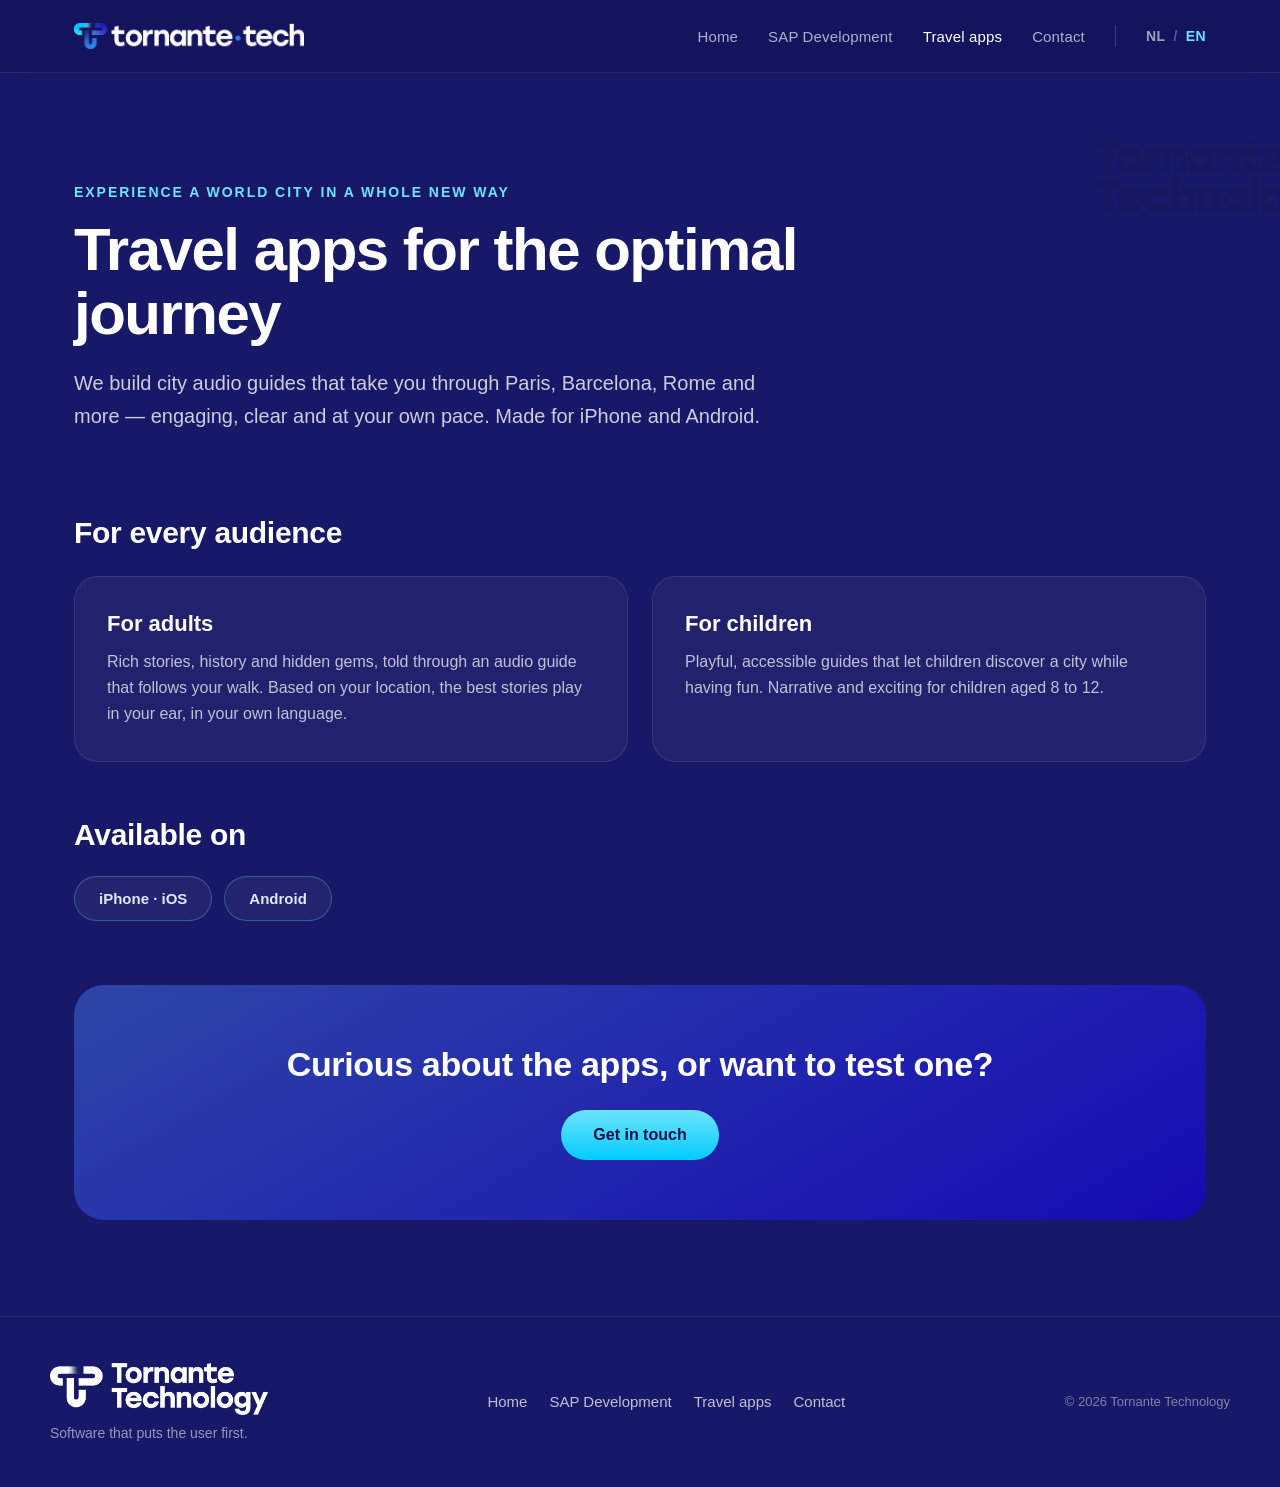
<file: en/travel/index.html>
<!DOCTYPE html>
<html lang="en" data-alt-lang="nl" data-alt-url="/reis-apps/">
<head>
  <meta charset="utf-8">
  <meta name="viewport" content="width=device-width, initial-scale=1">
  <title>Tornante Technology — Travel apps for the optimal journey</title>
  <meta name="description" content="We build city audio guides that take you through Paris, Barcelona, Rome and more — engaging, clear and at your own pace. Made for iPhone and Android.">
  <link rel="icon" type="image/png" sizes="32x32" href="/assets/favicon-32.png">
  <link rel="icon" type="image/png" sizes="16x16" href="/assets/favicon-16.png">
  <link rel="apple-touch-icon" sizes="180x180" href="/assets/apple-touch-icon.png">
  <link rel="stylesheet" href="/css/site.css">
  <link rel="canonical" href="https://tornante.tech/en/travel/">
  <link rel="alternate" hreflang="nl" href="https://tornante.tech/reis-apps/">
  <link rel="alternate" hreflang="en" href="https://tornante.tech/en/travel/">
  <link rel="alternate" hreflang="x-default" href="https://tornante.tech/reis-apps/">
  <script>
    // Returning visitors keep their chosen language (stored as tt_lang).
    (function () {
      try {
        var l = localStorage.getItem("tt_lang");
        if (l !== "nl" && l !== "en") return;
        var d = document.documentElement;
        if (l !== d.getAttribute("lang")) {
          location.replace(d.getAttribute("data-alt-url"));
        }
      } catch (e) {}
    })();
  </script>
</head>
<body>

<header class="site-header">
  <div class="header-bar">
    <a href="/en/" class="header-logo" aria-label="Tornante Technology — Home">
      <img src="/assets/logo-white.png" alt="Tornante Technology">
    </a>
    <nav class="header-nav" aria-label="Main navigation">
      <a href="/en/" class="nav-link">Home</a>
      <a href="/en/sap/" class="nav-link">SAP Development</a>
      <a href="/en/travel/" class="nav-link is-active">Travel apps</a>
      <a href="/en/contact/" class="nav-link">Contact</a>
      <span class="header-divider"></span>
      <span class="lang-switch">
        <a href="/reis-apps/" data-set-lang="nl" class="" lang="nl" hreflang="nl">NL</a>
        <span class="sep">/</span>
        <a href="/en/travel/" data-set-lang="en" class="is-active" lang="en" hreflang="en">EN</a>
      </span>
    </nav>
    <button class="menu-toggle" aria-label="Menu" aria-expanded="false" aria-controls="mobile-menu">
      <span></span>
      <span></span>
      <span></span>
    </button>
  </div>
  <nav class="mobile-menu" id="mobile-menu" aria-label="Mobile menu">
    <a href="/en/" class="nav-link">Home</a>
    <a href="/en/sap/" class="nav-link">SAP Development</a>
    <a href="/en/travel/" class="nav-link is-active">Travel apps</a>
    <a href="/en/contact/" class="nav-link">Contact</a>
    <span class="lang-switch">
      <a href="/reis-apps/" data-set-lang="nl" class="" lang="nl" hreflang="nl">NL</a>
      <span class="sep">/</span>
      <a href="/en/travel/" data-set-lang="en" class="is-active" lang="en" hreflang="en">EN</a>
    </span>
  </nav>
</header>

<main>

<section class="page-hero">
  
  <img src="/assets/symbol.svg" alt="" class="hero-mark-side">
  
  <div class="page-hero-inner">
    <p class="kicker">Experience a world city in a whole new way</p>
    <h1>Travel apps for the optimal journey</h1>
    <p class="intro">We build city audio guides that take you through Paris, Barcelona, Rome and more — engaging, clear and at your own pace. Made for iPhone and Android.</p>
  </div>
</section>

<section class="section">
  <h2>For every audience</h2>
  <div class="card-grid">
    
    <div class="info-card">
      <h3>For adults</h3>
      <p>Rich stories, history and hidden gems, told through an audio guide that follows your walk. Based on your location, the best stories play in your ear, in your own language.</p>
    </div>
    
    <div class="info-card">
      <h3>For children</h3>
      <p>Playful, accessible guides that let children discover a city while having fun. Narrative and exciting for children aged 8 to 12.</p>
    </div>
    
  </div>
</section>

<section class="chips-section">
  <h2>Available on</h2>
  <div class="chips">
    
    <span class="chip chip-strong">iPhone · iOS</span>
    
    <span class="chip chip-strong">Android</span>
    
  </div>
</section>

<section class="cta-section">
  <div class="cta-panel">
    <h2>Curious about the apps, or want to test one?</h2>
    <a href="/en/contact/" class="btn btn-primary">Get in touch</a>
  </div>
</section>



  <footer class="site-footer">
    <div class="footer-inner">
      <div class="footer-brand">
        <img src="/assets/lockup-color.png" alt="Tornante Technology">
        <span class="footer-tagline">Software that puts the user first.</span>
      </div>
      <nav class="footer-nav" aria-label="Footer navigation">
        <a href="/en/">Home</a>
        <a href="/en/sap/">SAP Development</a>
        <a href="/en/travel/">Travel apps</a>
        <a href="/en/contact/">Contact</a>
      </nav>
      <span class="footer-copy">© 2026 Tornante Technology</span>
    </div>
  </footer>
</main>

<script>
  (function () {
    var btn = document.querySelector(".menu-toggle");
    var menu = document.getElementById("mobile-menu");
    if (btn && menu) {
      btn.addEventListener("click", function () {
        var open = menu.classList.toggle("is-open");
        btn.setAttribute("aria-expanded", open ? "true" : "false");
      });
    }
    var links = document.querySelectorAll("[data-set-lang]");
    for (var i = 0; i < links.length; i++) {
      links[i].addEventListener("click", function () {
        try { localStorage.setItem("tt_lang", this.getAttribute("data-set-lang")); } catch (e) {}
      });
    }
  })();
</script>
</body>
</html>
</file>
<file: css/site.css>
/* ============================================================
   Tornante Technology — site stylesheet (navy/blue variant)
   Translated 1:1 from the design reference prototype.
   ============================================================ */

:root {
  --navy: #181868;
  --blue: #4F75DC;
  --blue-deep: #160AB2;
  --blue-mid: #2E46A7;
  --blue-bright: #3588F2;
  --cyan: #02CCFC;
  --cyan-light: #6DE4FC;
  --btn-text-navy: #0a1046;
}

* { margin: 0; padding: 0; box-sizing: border-box; }

html { scroll-behavior: smooth; }

body {
  font-family: "Helvetica Neue", Helvetica, Arial, sans-serif;
  background: var(--navy);
  color: #ffffff;
  -webkit-font-smoothing: antialiased;
  text-rendering: optimizeLegibility;
}

a { color: var(--cyan); text-decoration: none; }
a:hover { color: var(--cyan-light); }
button { font-family: inherit; }
img { max-width: 100%; }

@keyframes ttfade {
  from { opacity: 0; transform: translateY(18px); }
  to { opacity: 1; transform: translateY(0); }
}

/* ------------------------------------------------------------
   Header
   ------------------------------------------------------------ */

.site-header {
  position: fixed;
  top: 0; left: 0; right: 0;
  z-index: 100;
  background: rgba(20, 20, 90, 0.72);
  backdrop-filter: blur(16px);
  -webkit-backdrop-filter: blur(16px);
  border-bottom: 1px solid rgba(255, 255, 255, 0.08);
}

.header-bar {
  max-width: 1180px;
  margin: 0 auto;
  padding: 0 24px;
  height: 72px;
  display: flex;
  align-items: center;
  justify-content: space-between;
  gap: 16px;
}

.header-logo { display: flex; align-items: center; flex-shrink: 0; }
.header-logo img { height: 26px; width: auto; display: block; }

.header-nav { display: flex; align-items: center; gap: 30px; }

.header-nav .nav-link {
  font-size: 15px;
  font-weight: 500;
  letter-spacing: 0.01em;
  padding: 8px 0;
  color: rgba(255, 255, 255, 0.66);
}

.nav-link:hover { color: #ffffff; }
.nav-link.is-active { color: #ffffff; }

.header-divider { width: 1px; height: 22px; background: rgba(255, 255, 255, 0.18); }

.lang-switch {
  display: flex;
  align-items: center;
  gap: 8px;
  font-size: 14px;
  font-weight: 700;
  letter-spacing: 0.03em;
}

.lang-switch a { color: rgba(255, 255, 255, 0.6); }
.lang-switch a:hover { color: var(--cyan-light); }
.lang-switch a.is-active { color: var(--cyan-light); }
.lang-switch .sep { color: rgba(255, 255, 255, 0.3); }

.menu-toggle {
  display: none;
  background: none;
  border: none;
  cursor: pointer;
  padding: 10px;
  flex-direction: column;
  gap: 5px;
}

.menu-toggle span {
  display: block;
  width: 24px;
  height: 2px;
  background: #ffffff;
  border-radius: 2px;
}

.mobile-menu {
  display: none;
  padding: 12px 24px 22px;
  flex-direction: column;
  gap: 2px;
  border-top: 1px solid rgba(255, 255, 255, 0.08);
  background: rgba(20, 20, 90, 0.96);
}

.mobile-menu .nav-link {
  text-align: left;
  font-size: 18px;
  font-weight: 600;
  padding: 14px 0;
  color: rgba(255, 255, 255, 0.66);
}

.mobile-menu .lang-switch {
  font-size: 15px;
  padding-top: 14px;
  margin-top: 8px;
  border-top: 1px solid rgba(255, 255, 255, 0.08);
}

@media (max-width: 819px) {
  .header-nav { display: none; }
  .menu-toggle { display: flex; }
  .mobile-menu.is-open { display: flex; }
}

main { padding-top: 72px; }

/* ------------------------------------------------------------
   Buttons & kicker
   ------------------------------------------------------------ */

.btn {
  display: inline-flex;
  align-items: center;
  gap: 8px;
  font-size: 16px;
  padding: 16px 30px;
  border: none;
  border-radius: 999px;
  cursor: pointer;
}

.btn-primary {
  background: linear-gradient(180deg, var(--cyan-light), var(--cyan));
  color: var(--btn-text-navy);
  font-weight: 700;
  transition: box-shadow 0.22s ease;
}

.btn-primary:hover {
  color: var(--btn-text-navy);
  box-shadow: 0 12px 34px rgba(2, 204, 252, 0.4);
}

.btn-secondary {
  background: rgba(255, 255, 255, 0.06);
  color: #ffffff;
  border: 1px solid rgba(255, 255, 255, 0.24);
  font-weight: 600;
  transition: background 0.22s ease;
}

.btn-secondary:hover {
  color: #ffffff;
  background: rgba(255, 255, 255, 0.12);
}

.kicker {
  font-size: 14px;
  font-weight: 700;
  letter-spacing: 0.14em;
  text-transform: uppercase;
  color: var(--cyan-light);
  margin-bottom: 22px;
}

/* ------------------------------------------------------------
   Home — hero variant A (centered)
   ------------------------------------------------------------ */

.hero-a {
  position: relative;
  overflow: hidden;
  text-align: center;
  padding: 120px 24px 72px;
}

.hero-glow {
  position: absolute;
  left: 50%;
  top: -140px;
  transform: translateX(-50%);
  width: 760px;
  max-width: 120vw;
  height: 440px;
  background: radial-gradient(closest-side, rgba(2, 204, 252, 0.2), transparent);
  pointer-events: none;
}

.hero-mark { position: absolute; pointer-events: none; user-select: none; }
.hero-mark-tr { right: -70px; top: 60px; width: 400px; opacity: 0.06; }
.hero-mark-bl { left: -90px; bottom: -80px; width: 300px; opacity: 0.05; transform: rotate(14deg); }

.hero-inner {
  position: relative;
  max-width: 860px;
  margin: 0 auto;
  animation: ttfade 0.6s ease both;
}

.hero-a h1 {
  font-size: clamp(38px, 6.2vw, 74px);
  line-height: 1.04;
  font-weight: 700;
  letter-spacing: -0.025em;
  margin-bottom: 26px;
}

.hero-sub {
  font-size: clamp(17px, 2vw, 20px);
  line-height: 1.6;
  color: rgba(255, 255, 255, 0.78);
  max-width: 620px;
  margin: 0 auto 38px;
}

.hero-ctas {
  display: flex;
  gap: 14px;
  justify-content: center;
  flex-wrap: wrap;
}

/* ------------------------------------------------------------
   Home — hero variant B (split with gradient panel)
   ------------------------------------------------------------ */

.hero-b {
  position: relative;
  overflow: hidden;
  padding: 104px 24px 64px;
}

.hero-b-inner {
  max-width: 1180px;
  margin: 0 auto;
  display: flex;
  flex-wrap: wrap;
  gap: 48px;
  align-items: center;
}

.hero-b-copy {
  flex: 1 1 440px;
  min-width: 300px;
  animation: ttfade 0.6s ease both;
}

.hero-b h1 {
  font-size: clamp(38px, 5.4vw, 66px);
  line-height: 1.05;
  font-weight: 700;
  letter-spacing: -0.025em;
  margin-bottom: 24px;
}

.hero-b .hero-sub { max-width: 540px; margin: 0 0 36px; }
.hero-b .hero-ctas { justify-content: flex-start; }

.hero-b-visual { flex: 1 1 380px; min-width: 280px; }

.hero-b-panel {
  position: relative;
  overflow: hidden;
  border-radius: 32px;
  background: linear-gradient(155deg, var(--blue-mid), var(--blue-deep));
  padding: 52px 44px;
  min-height: 360px;
  display: flex;
  align-items: center;
  justify-content: center;
  box-shadow: 0 30px 70px rgba(0, 0, 0, 0.35);
}

.hero-b-panel .panel-glow {
  position: absolute;
  left: -30px;
  top: -30px;
  width: 220px;
  height: 220px;
  background: radial-gradient(closest-side, rgba(2, 204, 252, 0.35), transparent);
  pointer-events: none;
}

.hero-b-panel .panel-symbol {
  width: 150px;
  height: auto;
  position: relative;
  filter: drop-shadow(0 8px 24px rgba(0, 0, 0, 0.3));
}

/* ------------------------------------------------------------
   Home — specialties
   ------------------------------------------------------------ */

.specs {
  max-width: 1180px;
  margin: 0 auto;
  padding: 48px 24px 104px;
}

.specs h2 {
  font-size: clamp(27px, 3.4vw, 40px);
  font-weight: 700;
  letter-spacing: -0.02em;
  text-align: center;
  margin-bottom: 14px;
}

.specs-sub {
  text-align: center;
  color: rgba(255, 255, 255, 0.7);
  max-width: 560px;
  margin: 0 auto 48px;
  font-size: 17px;
  line-height: 1.6;
}

.card-grid {
  display: grid;
  grid-template-columns: repeat(auto-fit, minmax(300px, 1fr));
  gap: 24px;
}

.spec-card {
  text-align: left;
  cursor: pointer;
  background: rgba(255, 255, 255, 0.04);
  border: 1px solid rgba(255, 255, 255, 0.1);
  border-radius: 26px;
  padding: 40px 36px;
  display: flex;
  flex-direction: column;
  gap: 16px;
  color: #ffffff;
  transition: transform 0.22s ease, border-color 0.22s ease, background 0.22s ease;
}

.spec-card:hover {
  color: #ffffff;
  border-color: rgba(109, 228, 252, 0.55);
  background: rgba(255, 255, 255, 0.07);
  transform: translateY(-5px);
}

.spec-card h3 {
  font-size: 25px;
  font-weight: 700;
  letter-spacing: -0.01em;
}

.spec-card p {
  color: rgba(255, 255, 255, 0.72);
  line-height: 1.62;
  font-size: 16px;
  flex-grow: 1;
}

.spec-link {
  display: inline-flex;
  align-items: center;
  gap: 8px;
  color: var(--cyan);
  font-weight: 600;
  font-size: 15px;
  margin-top: 8px;
}

/* ------------------------------------------------------------
   Subpages — hero
   ------------------------------------------------------------ */

.page-hero {
  position: relative;
  overflow: hidden;
  padding: 112px 0 40px;
}

.hero-mark-side {
  position: absolute;
  right: -60px;
  top: 70px;
  width: 340px;
  opacity: 0.06;
  pointer-events: none;
  user-select: none;
}

.page-hero-inner {
  max-width: 1180px;
  margin: 0 auto;
  padding: 0 24px;
  position: relative;
  animation: ttfade 0.5s ease both;
}

.page-hero .kicker { margin-bottom: 18px; }

.page-hero h1 {
  font-size: clamp(33px, 5vw, 60px);
  line-height: 1.06;
  font-weight: 700;
  letter-spacing: -0.025em;
  max-width: 820px;
}

.page-hero .intro {
  font-size: clamp(17px, 2vw, 20px);
  color: rgba(255, 255, 255, 0.78);
  max-width: 690px;
  margin-top: 22px;
  line-height: 1.62;
}

/* ------------------------------------------------------------
   Subpages — sections, cards, chips, CTA
   ------------------------------------------------------------ */

.section {
  max-width: 1180px;
  margin: 0 auto;
  padding: 44px 24px 20px;
}

.section h2 {
  font-size: clamp(22px, 2.6vw, 30px);
  font-weight: 700;
  margin-bottom: 26px;
  letter-spacing: -0.01em;
}

.info-card {
  background: rgba(255, 255, 255, 0.04);
  border: 1px solid rgba(255, 255, 255, 0.1);
  border-radius: 24px;
  padding: 34px 32px;
}

.info-card h3 {
  font-size: 22px;
  font-weight: 700;
  margin-bottom: 12px;
}

.info-card p {
  color: rgba(255, 255, 255, 0.72);
  line-height: 1.62;
  font-size: 16px;
}

.chips-section {
  max-width: 1180px;
  margin: 0 auto;
  padding: 36px 24px 64px;
}

.chips-section h2 {
  font-size: clamp(22px, 2.6vw, 30px);
  font-weight: 700;
  margin-bottom: 24px;
  letter-spacing: -0.01em;
}

.chips { display: flex; flex-wrap: wrap; gap: 12px; }

.chip {
  padding: 13px 22px;
  border-radius: 999px;
  background: rgba(255, 255, 255, 0.05);
  border: 1px solid rgba(109, 228, 252, 0.28);
  font-size: 15px;
  font-weight: 500;
  color: #dfe9ff;
}

.chip-strong { padding: 13px 24px; font-weight: 600; }

.cta-section {
  max-width: 1180px;
  margin: 0 auto 96px;
  padding: 0 24px;
}

.cta-panel {
  position: relative;
  overflow: hidden;
  background: linear-gradient(150deg, var(--blue-mid), var(--blue-deep));
  border-radius: 30px;
  padding: 60px 40px;
  text-align: center;
}

.cta-panel h2 {
  position: relative;
  font-size: clamp(24px, 3vw, 34px);
  font-weight: 700;
  margin-bottom: 26px;
  letter-spacing: -0.01em;
}

.cta-panel .btn { position: relative; padding: 16px 32px; }

/* ------------------------------------------------------------
   Contact
   ------------------------------------------------------------ */

.contact-section {
  max-width: 1180px;
  margin: 0 auto;
  padding: 44px 24px 96px;
}

.contact-cols {
  display: flex;
  flex-wrap: wrap;
  gap: 24px;
  align-items: stretch;
}

.contact-details {
  flex: 1 1 380px;
  min-width: 280px;
  background: rgba(255, 255, 255, 0.04);
  border: 1px solid rgba(255, 255, 255, 0.1);
  border-radius: 26px;
  padding: 38px 36px;
  display: flex;
  flex-direction: column;
  gap: 22px;
}

.contact-row { display: flex; flex-direction: column; gap: 5px; }

.contact-label {
  font-size: 13px;
  font-weight: 700;
  letter-spacing: 0.08em;
  text-transform: uppercase;
  color: var(--cyan-light);
}

.contact-value {
  font-size: 18px;
  font-weight: 500;
  color: #ffffff;
  word-break: break-word;
}

a.contact-value:hover { color: var(--cyan-light); }

.contact-card {
  flex: 1 1 360px;
  min-width: 280px;
  position: relative;
  overflow: hidden;
  background: linear-gradient(150deg, var(--blue-mid), var(--blue-deep));
  border-radius: 26px;
  padding: 44px 40px;
  display: flex;
  flex-direction: column;
  justify-content: center;
  gap: 20px;
}


.contact-card h2 {
  position: relative;
  font-size: clamp(24px, 3vw, 32px);
  font-weight: 700;
  letter-spacing: -0.01em;
}

.contact-card p {
  position: relative;
  color: rgba(255, 255, 255, 0.82);
  font-size: 16px;
  line-height: 1.6;
  max-width: 360px;
}

.card-action {
  position: relative;
  display: flex;
  flex-direction: column;
  align-items: flex-start;
  gap: 14px;
  margin-top: 6px;
}

.contact-card .btn {
  position: relative;
  align-self: flex-start;
}

.card-email {
  font-size: 15px;
  color: rgba(255, 255, 255, 0.75);
}

.card-email a {
  color: #ffffff;
  text-decoration: underline;
  text-underline-offset: 3px;
  word-break: break-word;
}

.card-email a:hover { color: var(--cyan-light); }

/* ------------------------------------------------------------
   Footer
   ------------------------------------------------------------ */

.site-footer {
  border-top: 1px solid rgba(255, 255, 255, 0.08);
  padding: 46px 24px;
}

.footer-inner {
  max-width: 1180px;
  margin: 0 auto;
  display: flex;
  flex-wrap: wrap;
  gap: 28px;
  justify-content: space-between;
  align-items: center;
}

.footer-brand { display: flex; flex-direction: column; gap: 10px; }

.footer-brand img {
  height: 52px;
  width: auto;
  align-self: flex-start;
  filter: brightness(0) invert(1);
}

.footer-tagline { color: rgba(255, 255, 255, 0.55); font-size: 14px; }

.footer-nav { display: flex; flex-wrap: wrap; gap: 22px; }

.footer-nav a { color: rgba(255, 255, 255, 0.72); font-size: 15px; }
.footer-nav a:hover { color: #ffffff; }

.footer-copy { color: rgba(255, 255, 255, 0.45); font-size: 13px; }

/* ------------------------------------------------------------
   Accessibility
   ------------------------------------------------------------ */

@media (prefers-reduced-motion: reduce) {
  html { scroll-behavior: auto; }
  .hero-inner,
  .hero-b-copy,
  .page-hero-inner { animation: none; }
  .spec-card,
  .btn-primary,
  .btn-secondary { transition: none; }
}
</file>
